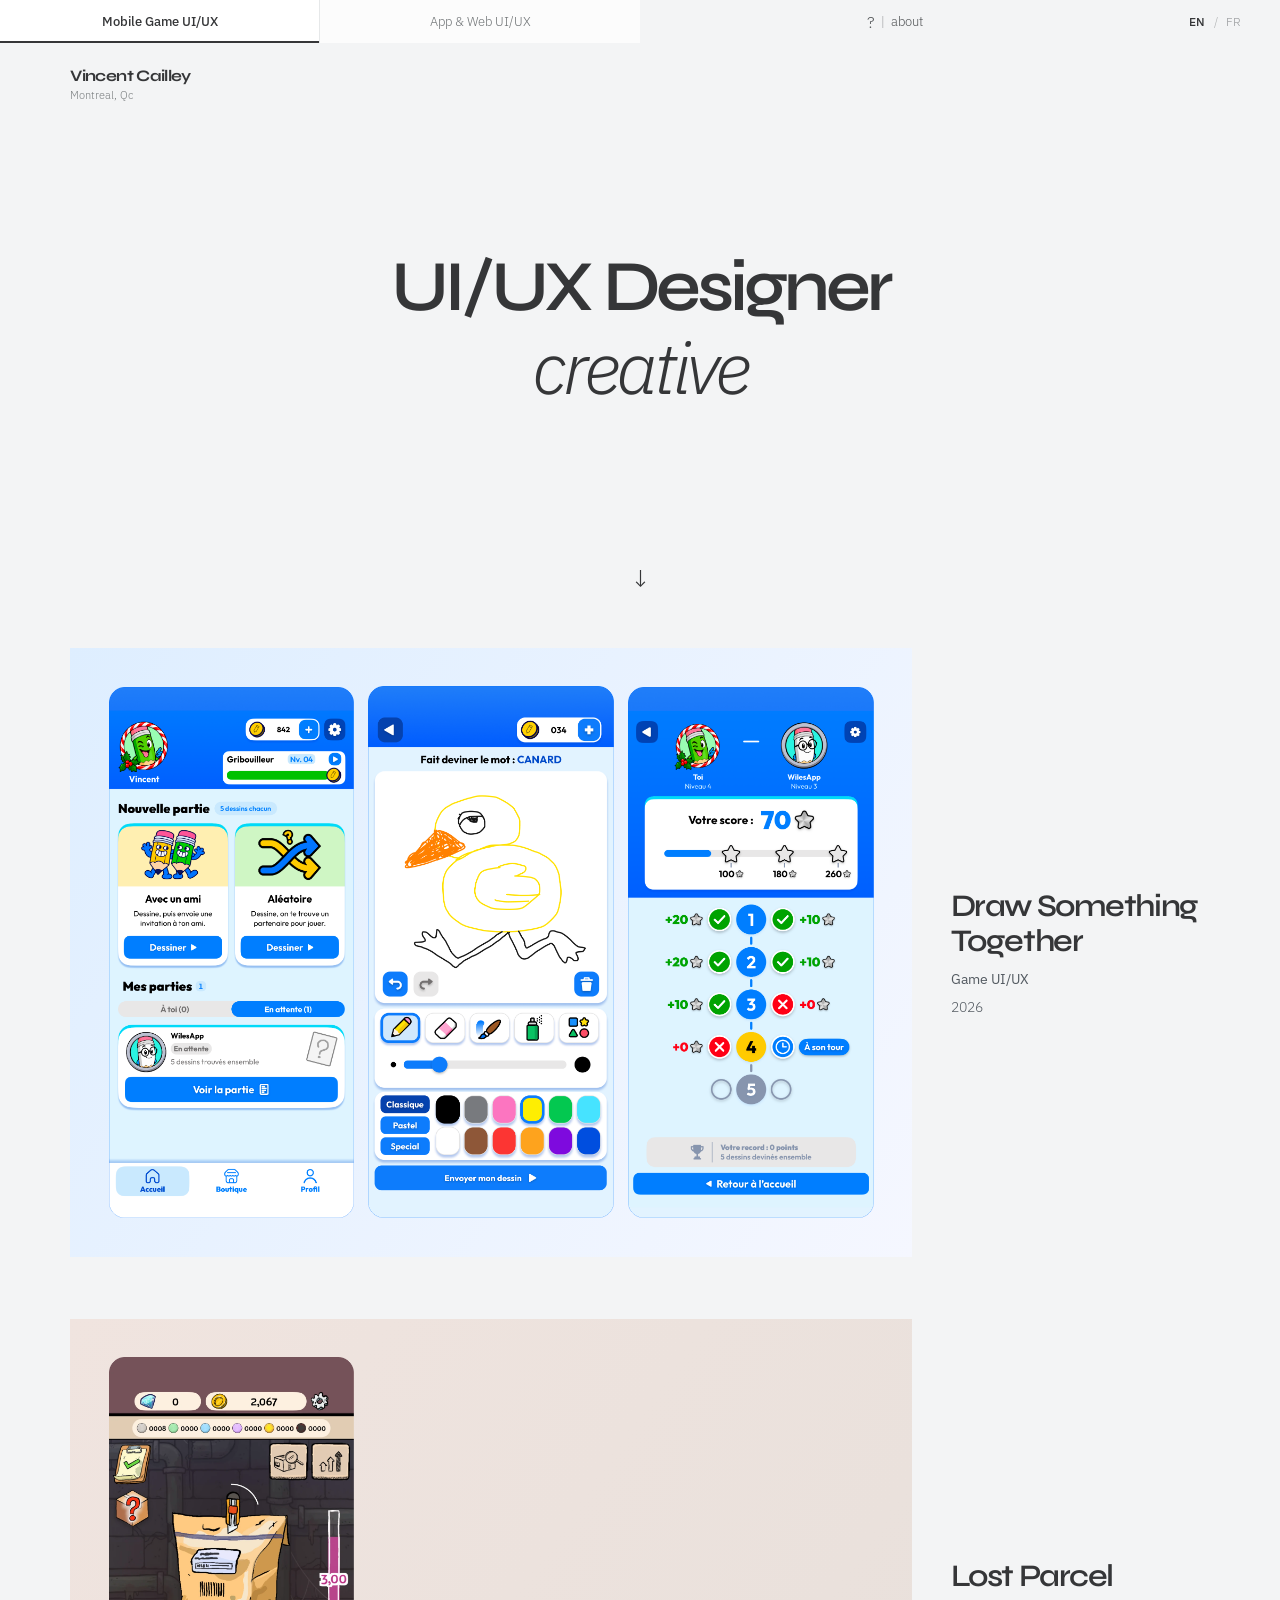
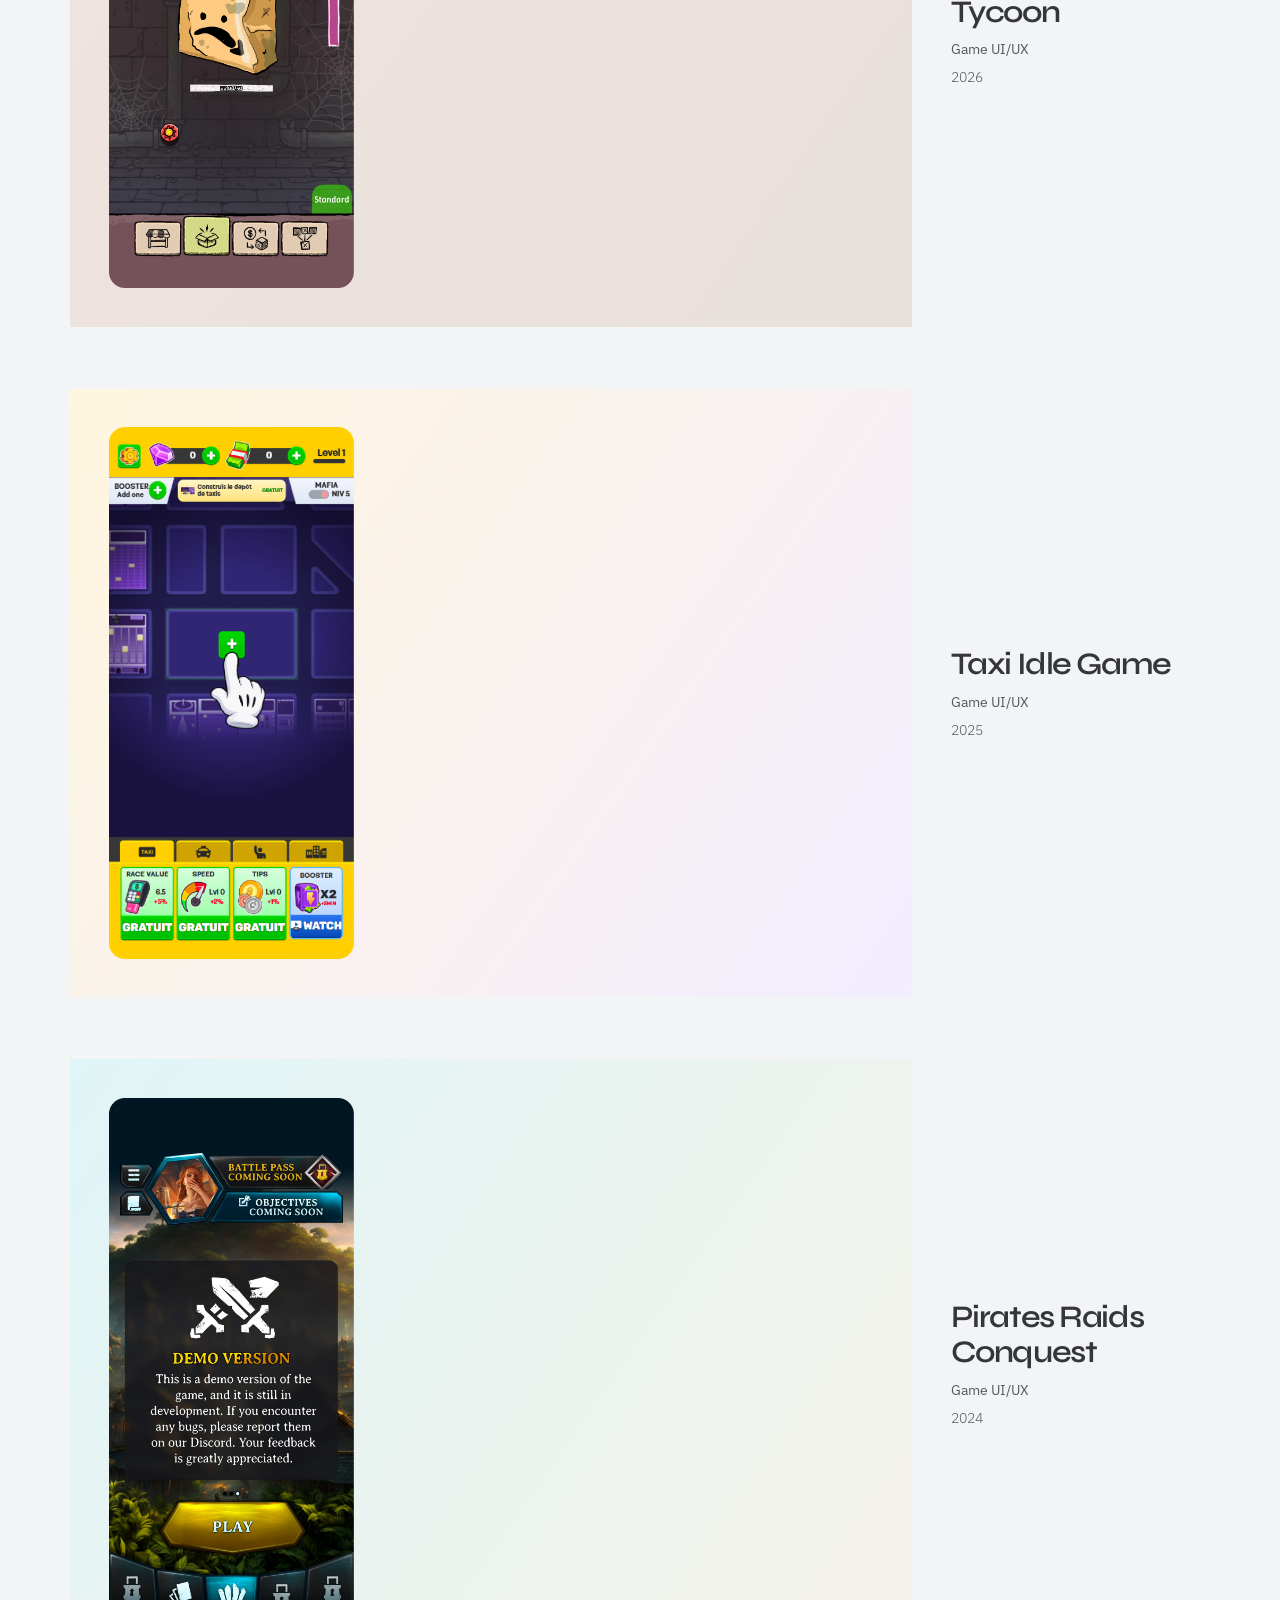
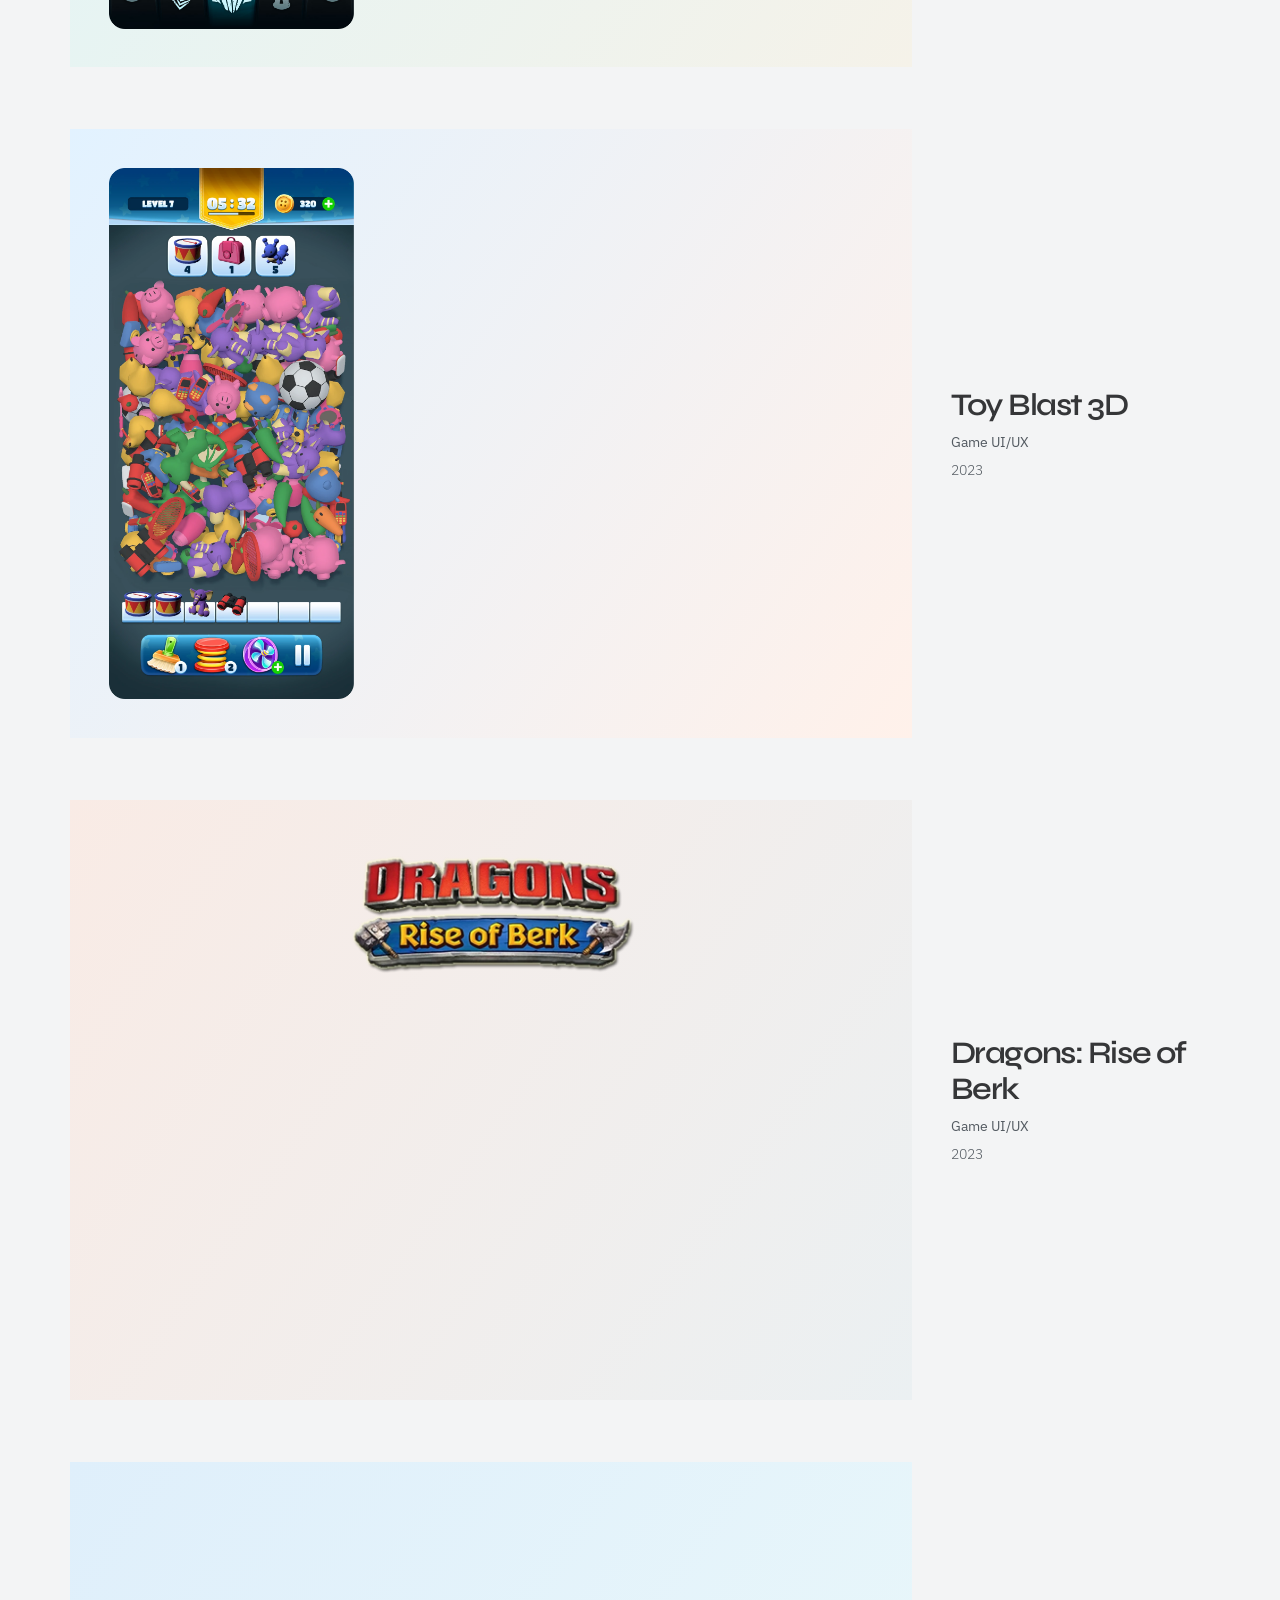
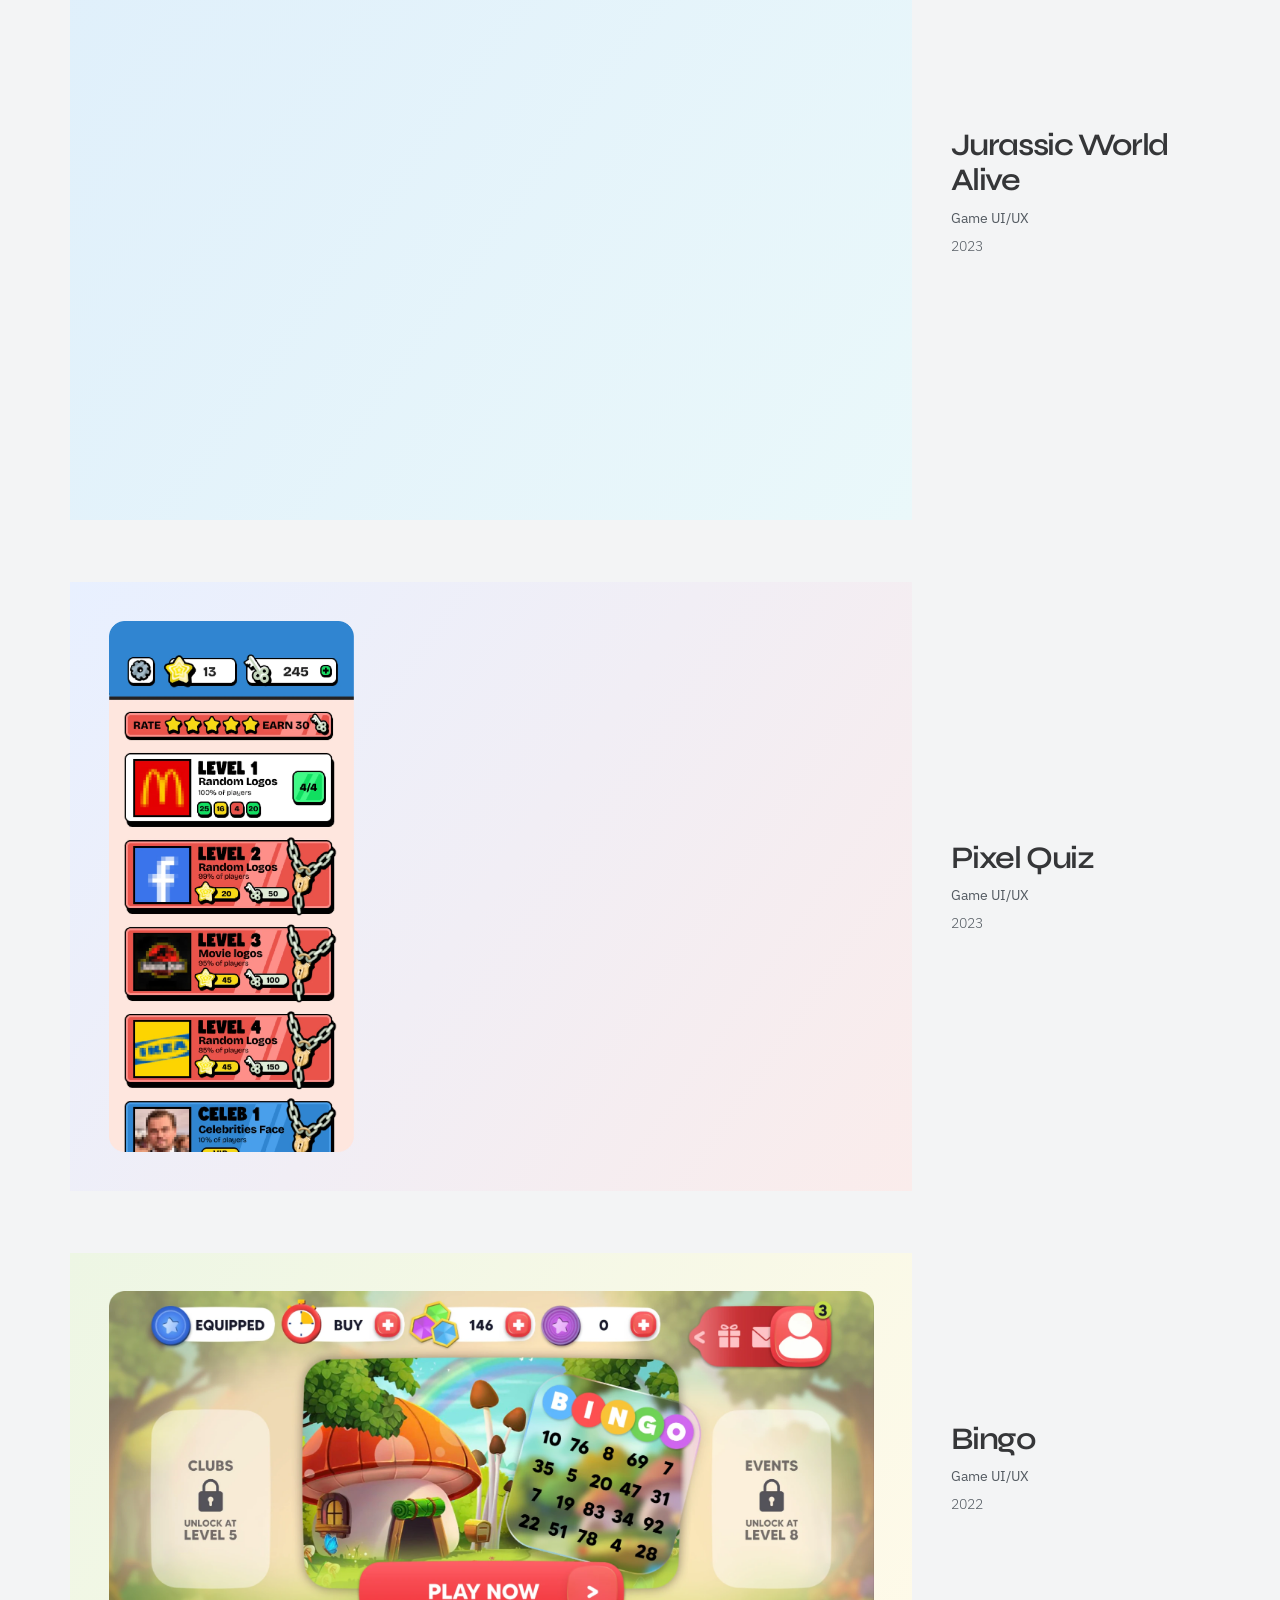
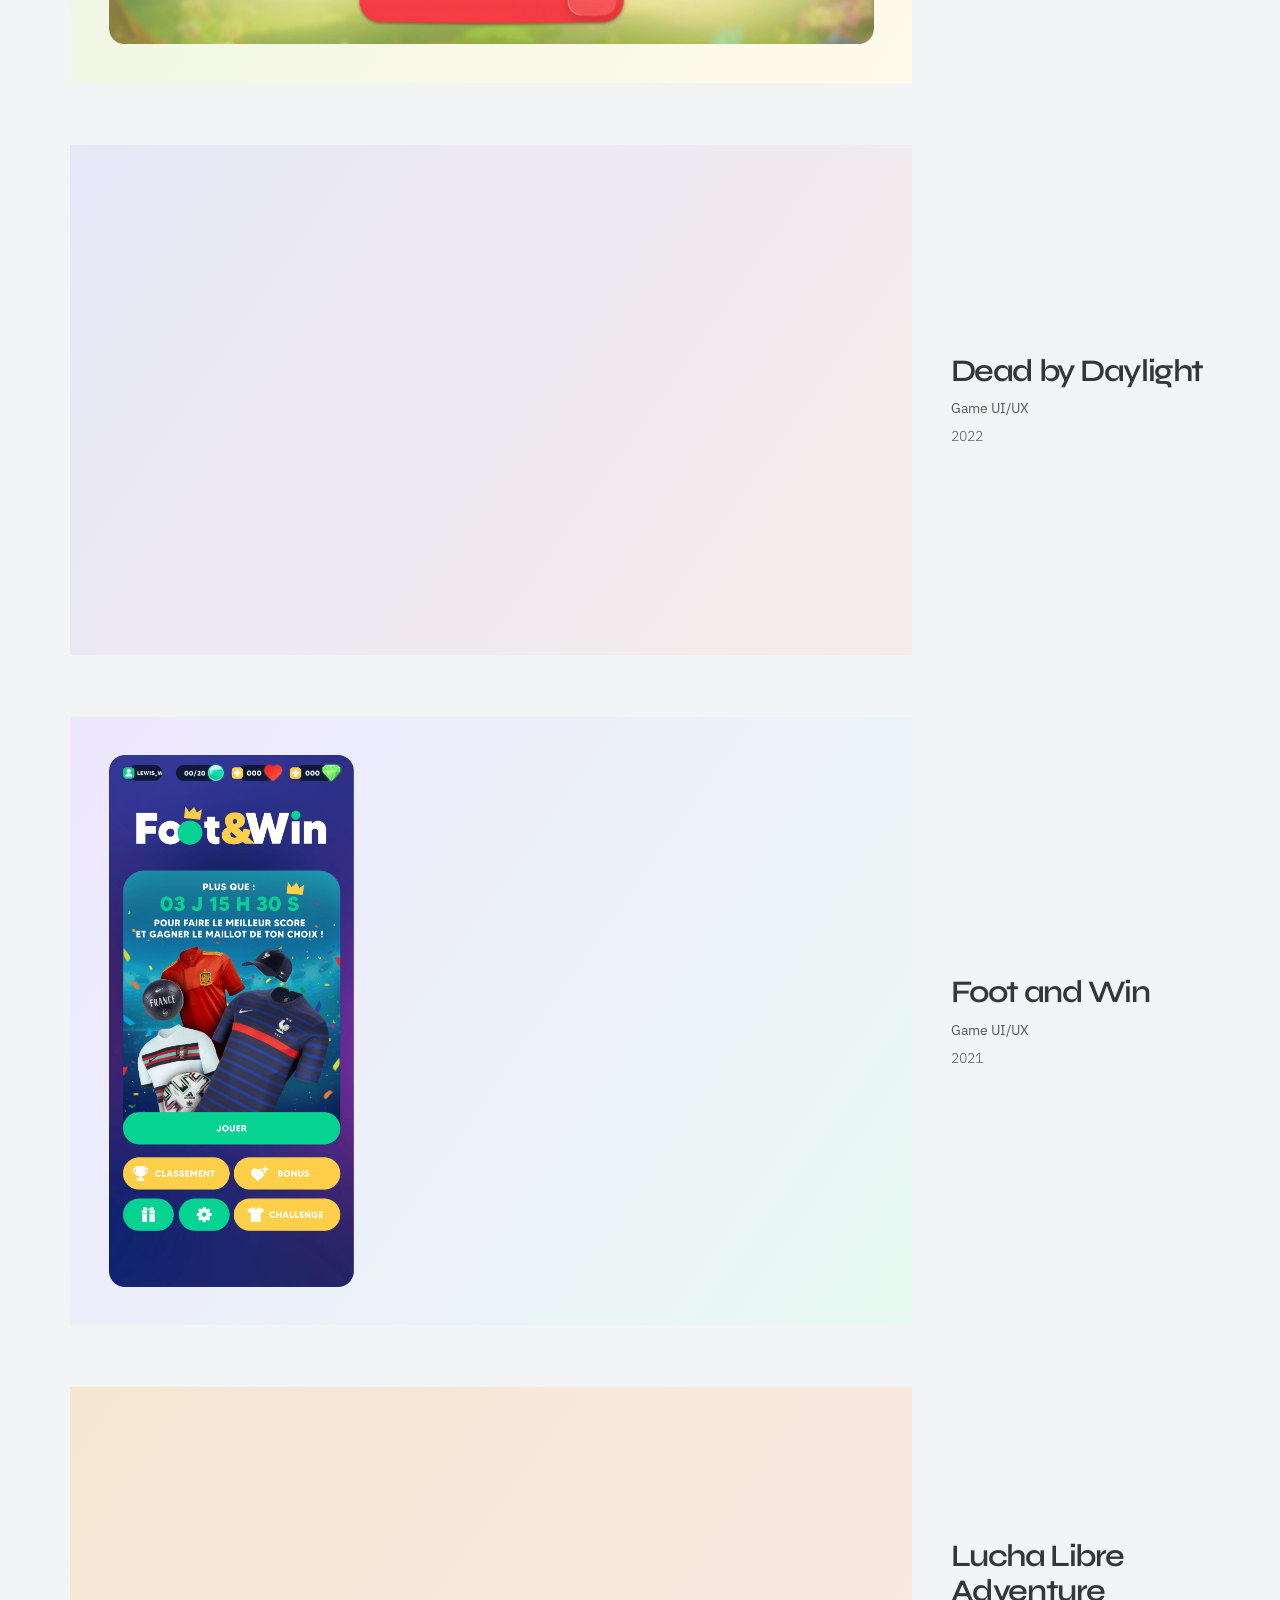
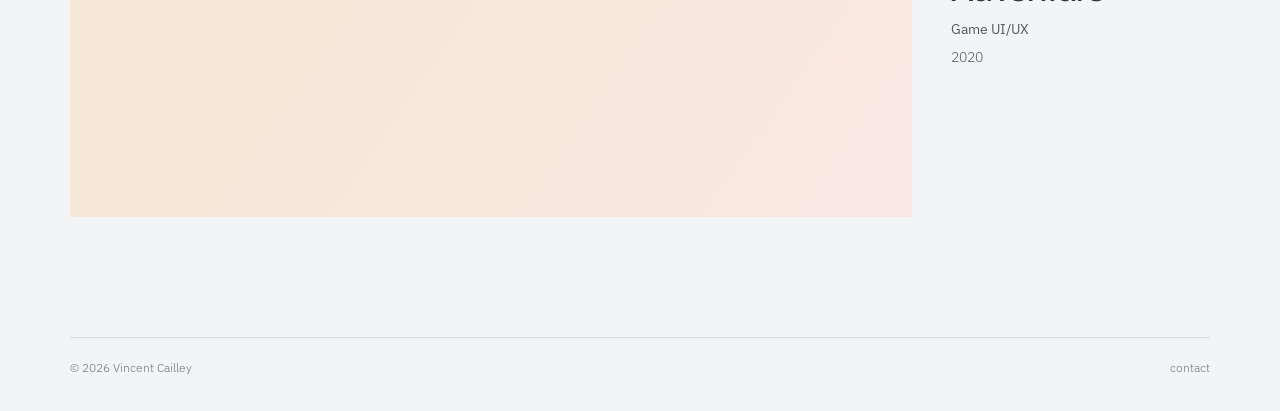
<file: index.html>
<!doctype html>
<html lang="en">
<head>
  <meta charset="utf-8">
  <meta name="viewport" content="width=device-width, initial-scale=1">
  <meta name="theme-color" content="#f3f4f5">
  <meta name="description" content="Vincent Cailley — UI/UX Designer. Games, apps, web and creative work.">
  <title>Vincent Cailley — Portfolio</title>
  <link rel="preconnect" href="https://fonts.googleapis.com">
  <link rel="preconnect" href="https://fonts.gstatic.com" crossorigin>
  <link href="https://fonts.googleapis.com/css2?family=Syne:wght@500;600;700&family=IBM+Plex+Sans:ital,wght@0,300;0,400;0,500;0,600;1,300;1,400&display=swap" rel="stylesheet">
  <link rel="stylesheet" href="/styles.css">
  <script src="/translations.js" defer></script>
  <script src="/projects.js" defer></script>
  <script src="/script.js" defer></script>
</head>
<body data-page="home">
  <a class="skip-link" href="#projects" data-i18n="skipProjects">Skip to projects</a>
  <header class="site-header" id="top">
    <nav class="top-nav" aria-label="Main navigation">
<div class="category-nav" aria-label="Project categories">
        <a class="category-link" data-category-link="game" href="/games/#projects">Mobile Game UI/UX</a>
        <a class="category-link" data-category-link="apps" href="/apps/#projects">App &amp; Web UI/UX</a>
      </div>
      <a class="nav-link nav-about" href="/about.html"><span class="nav-symbol" aria-hidden="true">?</span><span class="nav-separator">|</span><span data-i18n="aboutNav">about</span></a>
      <div class="lang-switch" role="group" aria-label="Language / Langue">
        <button type="button" class="lang-button is-active" data-language="en" aria-pressed="true">EN</button><span class="lang-divider">/</span><button type="button" class="lang-button" data-language="fr" aria-pressed="false">FR</button>
      </div>
    </nav>
    <a class="identity" href="/games/" aria-label="Vincent Cailley — home"><span class="identity-name">Vincent Cailley</span><span class="identity-location">Montreal, Qc</span></a>
  </header>

  <main>
    <section class="intro" aria-label="Introduction">
      <h1>UI/UX Designer<br><span data-i18n="homeCreative">creative</span></h1>
      <a class="down-indicator" href="#projects" aria-label="Scroll to projects"><span aria-hidden="true">↓</span></a>
    </section>
    <section class="portfolio" id="projects" aria-label="Projects">
      <div class="project-grid" id="project-grid"></div>
    </section>
  </main>
  <footer class="footer">
    <span>© <span id="year">2026</span> Vincent Cailley</span>
    <a href="mailto:vnce.graphiste@gmail.com" data-i18n="contactNav">contact</a>
  </footer>
</body>
</html>
</file>
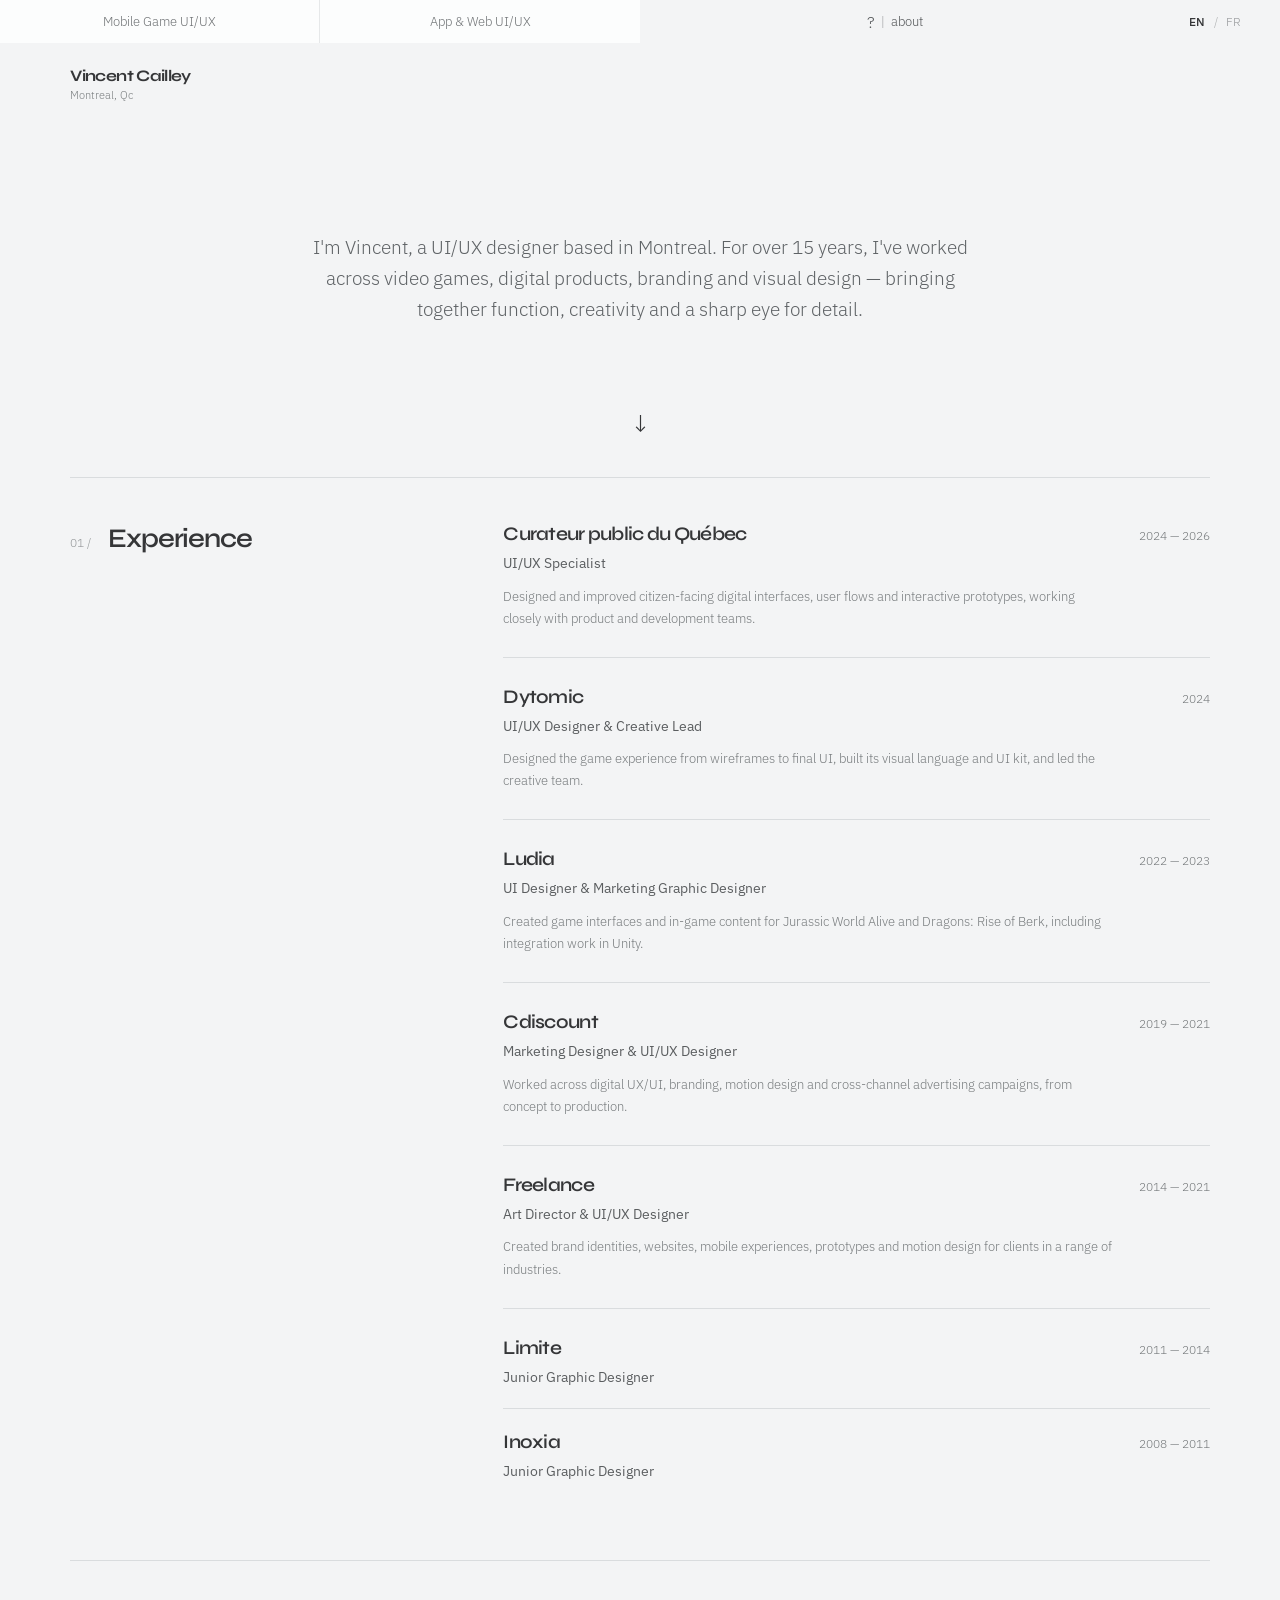
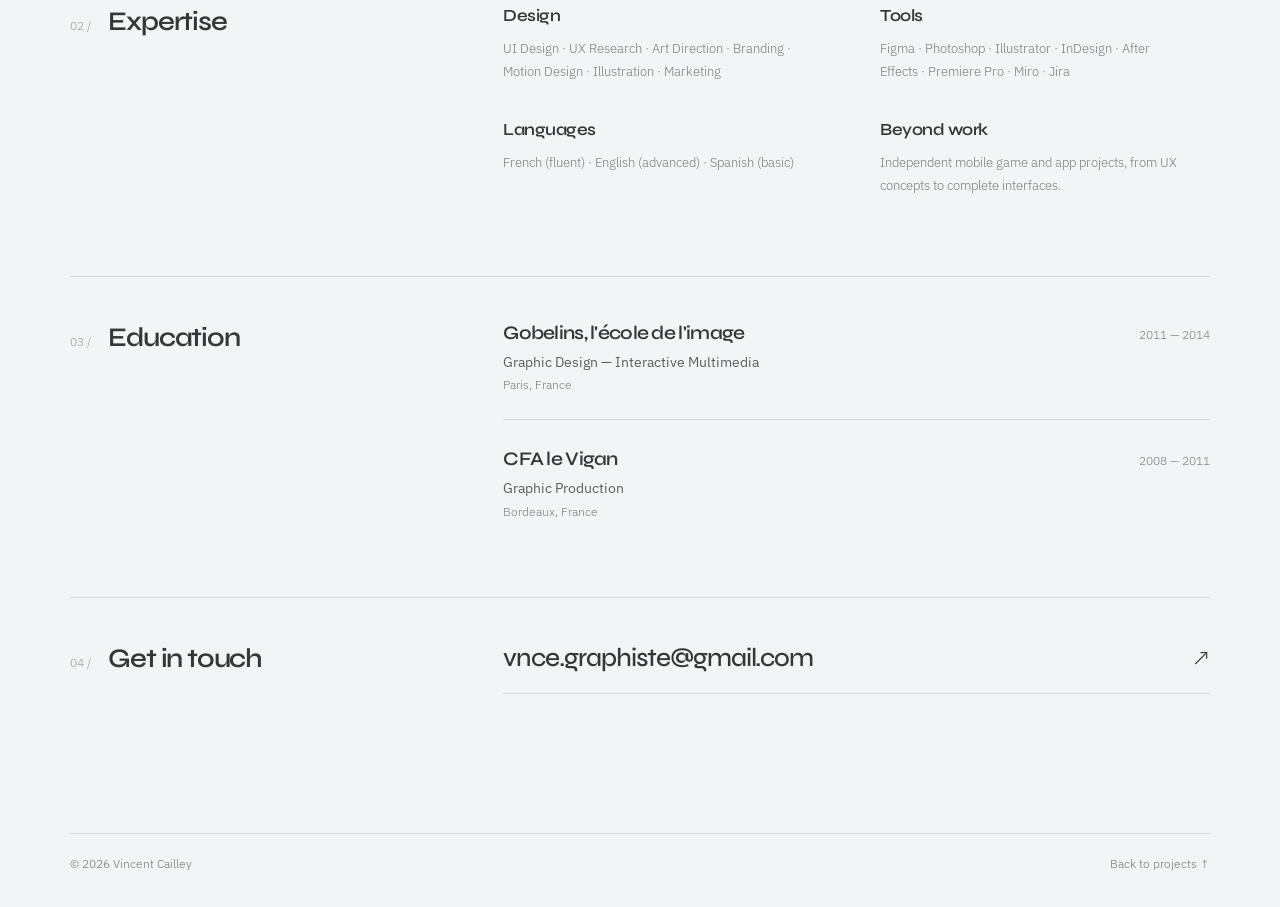
<file: about.html>
<!doctype html>
<html lang="en">
<head>
  <meta charset="utf-8">
  <meta name="viewport" content="width=device-width, initial-scale=1">
  <meta name="theme-color" content="#f3f4f5">
  <meta name="description" content="About Vincent Cailley — UI/UX designer based in Montréal, Canada.">
  <title>About — Vincent Cailley</title>
  <link rel="preconnect" href="https://fonts.googleapis.com">
  <link rel="preconnect" href="https://fonts.gstatic.com" crossorigin>
  <link href="https://fonts.googleapis.com/css2?family=Syne:wght@500;600;700&family=IBM+Plex+Sans:ital,wght@0,300;0,400;0,500;0,600;1,300;1,400&display=swap" rel="stylesheet">
  <link rel="stylesheet" href="/styles.css">
  <script src="/translations.js" defer></script>
  <script src="/script.js" defer></script>
</head>
<body data-page="about">
  <a class="skip-link" href="#about-content" data-i18n="skipContent">Skip to content</a>
  <header class="site-header" id="top">
    <nav class="top-nav" aria-label="Main navigation">
<div class="category-nav" aria-label="Project categories">
        <a class="category-link" data-category-link="game" href="/games/#projects">Mobile Game UI/UX</a>
        <a class="category-link" data-category-link="apps" href="/apps/#projects">App &amp; Web UI/UX</a>
      </div>
      <span class="nav-link nav-current" aria-current="page"><span class="nav-symbol" aria-hidden="true">?</span><span class="nav-separator">|</span><span data-i18n="aboutNav">about</span></span>
      <div class="lang-switch" role="group" aria-label="Language / Langue">
        <button type="button" class="lang-button is-active" data-language="en" aria-pressed="true">EN</button><span class="lang-divider">/</span><button type="button" class="lang-button" data-language="fr" aria-pressed="false">FR</button>
      </div>
    </nav>
    <a class="identity" href="/games/" aria-label="Vincent Cailley — home"><span class="identity-name">Vincent Cailley</span><span class="identity-location">Montreal, Qc</span></a>
  </header>

  <main id="about-content">
    <section class="about-hero">
      <div class="about-hero-inner">
        <p class="about-intro" data-i18n="aboutIntro">I'm Vincent, a UI/UX designer based in Montreal. For over 15 years, I've worked across video games, digital products, branding and visual design — bringing together function, creativity and a sharp eye for detail.</p>
      </div>
      <a href="#experience" class="about-down" aria-label="Scroll down">↓</a>
    </section>

    <div class="about-sections">
      <section class="about-section" id="experience" aria-labelledby="experience-heading">
        <div class="section-index"><span>01 /</span> <h2 id="experience-heading" data-i18n="experienceTitle">Experience</h2></div>
        <div class="section-main">
          <article class="resume-item">
            <div class="resume-item-top"><h3>Curateur public du Québec</h3><span data-i18n="dateCurateur">2024 — 2026</span></div>
            <p class="resume-role" data-i18n="roleCurateur">UI/UX Specialist</p>
            <p class="resume-summary" data-i18n="descCurateur">Designed and improved citizen-facing digital interfaces, user flows and interactive prototypes, working closely with product and development teams.</p>
          </article>
          <article class="resume-item">
            <div class="resume-item-top"><h3>Dytomic</h3><span>2024</span></div>
            <p class="resume-role" data-i18n="roleDytomic">UI/UX Designer &amp; Creative Lead</p>
            <p class="resume-summary" data-i18n="descDytomic">Designed the game experience from wireframes to final UI, built its visual language and UI kit, and led the creative team.</p>
          </article>
          <article class="resume-item">
            <div class="resume-item-top"><h3>Ludia</h3><span>2022 — 2023</span></div>
            <p class="resume-role" data-i18n="roleLudia">UI Designer &amp; Marketing Graphic Designer</p>
            <p class="resume-summary" data-i18n="descLudia">Created game interfaces and in-game content for Jurassic World Alive and Dragons: Rise of Berk, including integration work in Unity.</p>
          </article>
          <article class="resume-item">
            <div class="resume-item-top"><h3>Cdiscount</h3><span>2019 — 2021</span></div>
            <p class="resume-role" data-i18n="roleCdiscount">Marketing Designer &amp; UI/UX Designer</p>
            <p class="resume-summary" data-i18n="descCdiscount">Worked across digital UX/UI, branding, motion design and cross-channel advertising campaigns, from concept to production.</p>
          </article>
          <article class="resume-item">
            <div class="resume-item-top"><h3 data-i18n="freelance">Freelance</h3><span>2014 — 2021</span></div>
            <p class="resume-role" data-i18n="roleFreelance">Art Director &amp; UI/UX Designer</p>
            <p class="resume-summary" data-i18n="descFreelance">Created brand identities, websites, mobile experiences, prototypes and motion design for clients in a range of industries.</p>
          </article>
          <article class="resume-item resume-item-compact">
            <div class="resume-item-top"><h3>Limite</h3><span>2011 — 2014</span></div>
            <p class="resume-role" data-i18n="roleLimite">Junior Graphic Designer</p>
          </article>
          <article class="resume-item resume-item-compact">
            <div class="resume-item-top"><h3>Inoxia</h3><span>2008 — 2011</span></div>
            <p class="resume-role" data-i18n="roleInoxia">Junior Graphic Designer</p>
          </article>
        </div>
      </section>

      <section class="about-section" id="expertise" aria-labelledby="expertise-heading">
        <div class="section-index"><span>02 /</span> <h2 id="expertise-heading" data-i18n="expertiseTitle">Expertise</h2></div>
        <div class="section-main expertise-grid">
          <div><h3 class="detail-heading" data-i18n="designTitle">Design</h3><p data-i18n="designSkills">UI Design · UX Research · Art Direction · Branding · Motion Design · Illustration · Marketing</p></div>
          <div><h3 class="detail-heading" data-i18n="toolsTitle">Tools</h3><p>Figma · Photoshop · Illustrator · InDesign · After Effects · Premiere Pro · Miro · Jira</p></div>
          <div><h3 class="detail-heading" data-i18n="languagesTitle">Languages</h3><p data-i18n="languagesDesc">French (fluent) · English (advanced) · Spanish (basic)</p></div>
          <div><h3 class="detail-heading" data-i18n="independentTitle">Beyond work</h3><p data-i18n="independentDesc">Independent mobile game and app projects, from UX concepts to complete interfaces.</p></div>
        </div>
      </section>

      <section class="about-section" id="education" aria-labelledby="education-heading">
        <div class="section-index"><span>03 /</span> <h2 id="education-heading" data-i18n="educationTitle">Education</h2></div>
        <div class="section-main">
          <article class="resume-item">
            <div class="resume-item-top"><h3>Gobelins, l'école de l'image</h3><span>2011 — 2014</span></div>
            <p class="resume-role" data-i18n="gobelinsDesc">Graphic Design — Interactive Multimedia</p>
            <p class="school-location" data-i18n="gobelinsLocation">Paris, France</p>
          </article>
          <article class="resume-item">
            <div class="resume-item-top"><h3>CFA le Vigan</h3><span>2008 — 2011</span></div>
            <p class="resume-role" data-i18n="viganDesc">Graphic Production</p>
            <p class="school-location" data-i18n="viganLocation">Bordeaux, France</p>
          </article>
        </div>
      </section>

      <section class="about-section about-contact" id="contact" aria-labelledby="contact-heading">
        <div class="section-index"><span>04 /</span> <h2 id="contact-heading" data-i18n="contactTitle">Get in touch</h2></div>
        <div class="section-main">
          <a class="contact-link" href="mailto:vnce.graphiste@gmail.com">vnce.graphiste@gmail.com <span aria-hidden="true">↗</span></a>
        </div>
      </section>
    </div>
  </main>

  <footer class="footer">
    <span>© <span id="year">2026</span> Vincent Cailley</span>
    <a href="/games/#projects" data-i18n="backProjects">Back to projects ↑</a>
  </footer>
</body>
</html>
</file>
<file: styles.css>
:root {
  color-scheme:light;
  --bg:#f3f4f5;
  --ink:#353638;
  --muted:#777b7d;
  --rule:#d9dcde;
  --white:#fff;
  --font-title:'Syne', 'Arial', sans-serif;
  --font-body:'IBM Plex Sans', 'Helvetica Neue', sans-serif;
}
*{box-sizing:border-box}
html{scroll-behavior:smooth}
body{margin:0;background:var(--bg);color:var(--ink);font-family:var(--font-body);-webkit-font-smoothing:antialiased}
a{color:inherit;text-decoration:none}
button{font:inherit}
button:focus-visible,a:focus-visible{outline:2px solid var(--ink);outline-offset:4px}
.skip-link{position:absolute;z-index:100;top:-80px;left:16px;background:white;padding:10px}
.skip-link:focus{top:16px}
.site-header{position:absolute;z-index:10;top:0;left:0;width:100%}
.top-nav{height:43px;display:grid;grid-template-columns:minmax(0,640px) minmax(0,1fr) 130px;font-size:13px;font-weight:300;color:#515456}
.top-nav>*{min-width:0}
.nav-link{min-height:43px;width:100%;display:flex;align-items:center;justify-content:center;gap:6px;color:inherit}
.nav-link:hover{text-decoration:underline;text-underline-offset:4px}
/* Two project-category links lead to the same gallery with a selected filter. */
.category-nav{display:grid;grid-template-columns:repeat(2,minmax(0,1fr));height:43px;background:rgba(255,255,255,.76)}
.category-link{display:flex;align-items:center;justify-content:center;min-width:0;gap:4px;padding:0 12px;border-right:1px solid #e6e8e9;color:#6f7375;font-size:13px;font-weight:300;white-space:nowrap;transition:background .15s,color .15s}
.category-link:last-child{border-right:0}
.category-link:hover,.category-link.is-active{background:#fff;color:var(--ink)}
.category-link.is-active{font-weight:500;box-shadow:inset 0 -2px 0 var(--ink)}
.nav-current{cursor:default}
.nav-symbol{font-size:16px;line-height:1}
.nav-separator{color:#a0a2a5}
.lang-switch{height:43px;display:flex;align-items:center;justify-content:center;gap:7px}
.lang-button{padding:5px 1px;background:none;border:0;cursor:pointer;font-size:12px;letter-spacing:.015em;color:#95989a;font-weight:300}
.lang-button.is-active{font-weight:500;color:var(--ink)}
.lang-button:hover{color:var(--ink)}
.lang-divider{color:#aeb0b2;font-size:12px}
.identity{display:inline-flex;flex-direction:column;align-items:flex-start;gap:4px;margin:24px 0 0 5.5%}
.identity-name{font-family:var(--font-title);font-size:16px;letter-spacing:-.04em;font-weight:700;line-height:1.15}
.identity-location{font-size:11px;color:var(--muted);line-height:1.1;font-weight:300}
/* Portfolio */
.intro{position:relative;min-height:72vh;min-height:72svh;display:flex;align-items:center;justify-content:center;padding:115px 20px 105px;text-align:center}
.intro h1{font-family:var(--font-title);font-size:clamp(42px,5.6vw,94px);font-weight:600;line-height:1.12;letter-spacing:-.06em;margin:0}
.intro h1 span{font-family:var(--font-body);font-weight:300;letter-spacing:-.06em;font-style:italic}
.down-indicator{position:absolute;bottom:9%;left:50%;transform:translateX(-50%);font-size:24px;font-weight:300;line-height:1;animation:nudge 2.2s ease-in-out infinite}
@keyframes nudge{0%,100%{transform:translate(-50%,0)}50%{transform:translate(-50%,6px)}}
.portfolio{padding:0 5.5% 120px;scroll-margin-top:50px}
.project-grid{display:grid;grid-template-columns:repeat(2,minmax(0,1fr));gap:62px 26px;grid-auto-flow:dense}
.project-card{min-width:0}
.project-image{aspect-ratio:4/3;background:var(--white);overflow:hidden;border-radius:24px}
.project-image img{width:100%;height:100%;display:block;object-fit:cover}
.project-info{display:grid;grid-template-columns:1fr auto;align-items:baseline;column-gap:10px;row-gap:2px;margin-top:15px}
.project-info h2{margin:0;font-family:var(--font-title);font-size:clamp(14px,1.25vw,19px);font-weight:600;letter-spacing:-.035em}
.project-info p{grid-column:1;margin:0;color:var(--muted);font-size:13px;font-weight:300}
.project-info time{grid-column:2;grid-row:1;align-self:baseline;font-size:13px;font-weight:300;color:var(--muted)}
/* Featured game projects: a single colored panel, large unframed screenshots,
   and a right-side information column on wide screens. */
.project-card--featured{
  grid-column:1/-1;
  --project-accent:#e8f0f9;
  display:grid;
  grid-template-columns:minmax(0,3.25fr) minmax(220px,1fr);
  grid-template-areas:"visual details";
  gap:clamp(22px,3vw,56px);
  align-items:center;
}
.project-visual-panel{
  grid-area:visual;
  min-width:0;
  padding:clamp(22px,3vw,42px);
  border-radius:0;
  background:linear-gradient(125deg,var(--project-gradient-from,#EAF2F8) 0%,var(--project-gradient-to,#F8FAFD) 100%);
}
.project-featured-header{
  grid-area:details;
  align-self:center;
  min-width:0;
}
.project-card--featured .project-info{
  display:flex;
  flex-direction:column;
  align-items:flex-start;
  gap:10px;
  margin:0;
}
.project-card--featured .project-info h2{
  font-size:clamp(28px,2.45vw,44px);
  line-height:1.13;
  font-weight:600;
  letter-spacing:-.045em;
  overflow-wrap:anywhere;
}
.project-card--featured .project-info p{
  grid-column:auto;
  color:#535a61;
  font-size:14px;
  font-weight:400;
}
.project-card--featured .project-info time{
  grid-column:auto;
  grid-row:auto;
  color:#535a61;
  font-size:14px;
  font-weight:300;
}
.project-gallery{
  display:grid;
  grid-template-columns:repeat(3,minmax(0,1fr));
  gap:clamp(8px,1.1vw,20px);
  align-items:center;
  min-width:0;
}
.project-mobile-intro,
.project-mobile-gallery{display:none}
.screen-frame{margin:0;padding:0;min-width:0;align-self:center;background:transparent;border:0;border-radius:0;box-shadow:none}
.screen-frame img{display:block;width:100%;height:auto;border:0;border-radius:0;background:transparent;box-shadow:none;vertical-align:top}
.project-mobile-intro .project-info{margin:0}
.project-mobile-intro .project-info h2{font-size:clamp(23px,6vw,31px);line-height:1.12}
.project-mobile-intro .project-info p,
.project-mobile-intro .project-info time{font-size:13px;color:#535a61}
.project-card--equal-height .project-gallery{align-items:stretch}
.project-card--equal-height .project-gallery .screen-frame{display:flex;align-items:center;justify-content:center;height:100%}
.project-card--equal-height .project-gallery .screen-frame img{width:100%;height:100%;object-fit:contain}
.project-card--equal-height .project-mobile-gallery{align-items:stretch}
.project-card--equal-height .project-mobile-gallery .screen-frame,
.project-card--equal-height .project-mobile-intro .screen-frame--mobile-feature{display:flex;align-items:center;justify-content:center;height:100%}
.project-card--equal-height .project-mobile-gallery .screen-frame img,
.project-card--equal-height .project-mobile-intro .screen-frame--mobile-feature img{width:100%;height:100%;object-fit:contain}

/* Additional screenshot arrangements keep each original composition intact. */
.project-gallery--landscape,
.project-gallery--landscape-logo{grid-template-columns:minmax(0,1fr)}
.project-gallery--duo-logo{grid-template-columns:minmax(0,1fr) minmax(0,.74fr) minmax(0,1fr);align-items:center}
.screen-frame--logo{display:flex;justify-content:center;align-items:center}
.project-gallery--duo-logo .screen-frame--logo img{width:100%;max-height:230px;object-fit:contain}
.project-gallery--landscape-logo .screen-frame--logo{width:min(52%,380px);justify-self:center}
.project-gallery--landscape-logo .screen-frame--logo img{width:100%;max-height:150px;object-fit:contain}
.project-gallery--landscape-logo{gap:20px}
@media(max-width:1080px){
  .project-card--featured{
    grid-template-columns:1fr;
    grid-template-areas:"details" "visual";
    gap:23px;
  }
  .project-card--featured .project-info{gap:5px}
  .project-card--featured .project-info h2{font-size:clamp(23px,4vw,36px)}
}
/* About */
.about-hero{position:relative;min-height:53svh;display:flex;align-items:center;justify-content:center;padding:160px 25px 80px;text-align:center}
.about-hero-inner{width:100%;max-width:810px;margin:auto}
.about-intro{font-size:clamp(16px,1.48vw,19px);font-weight:300;line-height:1.65;color:#5e6265;max-width:700px;margin:0 auto}
.about-down{position:absolute;bottom:8%;left:50%;transform:translateX(-50%);font-size:24px;font-weight:300;animation:nudge 2.2s ease-in-out infinite}
.about-sections{margin:0 auto 100px;max-width:1320px;padding:0 5.5%}
.about-section{display:grid;grid-template-columns:31% minmax(0,1fr);column-gap:7%;padding:44px 0 78px;border-top:1px solid var(--rule);scroll-margin-top:60px}
.section-index{display:flex;align-items:baseline;gap:17px;align-self:start;position:sticky;top:28px}
.section-index>span{font-size:12px;font-weight:300;color:#95989a;white-space:nowrap}
.section-index h2{font-family:var(--font-title);font-size:clamp(21px,2.1vw,30px);font-weight:600;letter-spacing:-.045em;margin:0}
.section-main{min-width:0}
.resume-item{padding:0 0 27px;margin:0 0 27px;border-bottom:1px solid var(--rule)}
.resume-item:last-child{border-bottom:0;margin-bottom:0;padding-bottom:0}
.resume-item-top{display:flex;align-items:baseline;justify-content:space-between;gap:15px}
.resume-item-top h3{font-family:var(--font-title);font-size:clamp(16px,1.5vw,20px);font-weight:600;letter-spacing:-.037em;line-height:1.3;margin:0}
.resume-item-top>span{font-size:12px;color:var(--muted);font-weight:300;white-space:nowrap}
.resume-role{font-size:14px;color:#5b5e60;font-weight:400;line-height:1.4;margin:7px 0 0}
.resume-summary{color:var(--muted);font-size:13px;line-height:1.7;font-weight:300;margin:12px 0 0;max-width:610px}
.resume-item-compact{padding-bottom:21px;margin-bottom:21px}
.expertise-grid{display:grid;grid-template-columns:repeat(2,minmax(0,1fr));column-gap:48px;row-gap:36px}
.detail-heading{font-family:var(--font-title);font-size:17px;font-weight:600;letter-spacing:-.03em;margin:0 0 12px}
.expertise-grid p{font-size:13px;font-weight:300;color:var(--muted);line-height:1.75;margin:0;max-width:300px}
.school-location{font-size:12px;color:var(--muted);font-weight:300;margin:5px 0 0}
.about-contact{padding-bottom:20px}
.contact-link{display:flex;align-items:center;justify-content:space-between;gap:16px;border-bottom:1px solid var(--rule);font-family:var(--font-title);font-weight:500;font-size:clamp(17px,2.05vw,26px);letter-spacing:-.04em;padding:0 0 19px;margin-bottom:19px;overflow-wrap:anywhere}
.contact-link:hover{color:#7b7e80}
.contact-link span{font-family:var(--font-body);font-size:24px;font-weight:300;flex-shrink:0}
.footer{border-top:1px solid var(--rule);margin:0 5.5%;padding:22px 0 36px;display:flex;align-items:center;justify-content:space-between;gap:15px;font-size:12px;color:#707477;font-weight:300}
.footer a:hover{text-decoration:underline;text-underline-offset:3px}
@media(max-width:760px){
  .top-nav{grid-template-columns:minmax(0,1fr) 85px 76px}
  .category-link{padding:0 6px;font-size:11.5px}
  .identity{margin:22px 0 0 5%}
  .identity-name{font-size:14px}
  .intro{min-height:68svh;padding:123px 24px 100px}
  .intro h1{font-size:clamp(36px,8.2vw,65px)}
  .down-indicator{bottom:8%}
  .portfolio{padding:0 5% 80px}
  .project-grid{grid-template-columns:1fr;gap:42px}
  .project-card--featured{gap:19px}
  .project-visual-panel{padding:18px;border-radius:0}
  .project-gallery{grid-template-columns:1fr;gap:14px}
  .project-gallery--duo-logo,.project-gallery--landscape,.project-gallery--landscape-logo{grid-template-columns:1fr}
  .project-gallery--duo-logo .screen-frame--logo{order:-1;padding:4px 0 10px}
  .project-gallery--duo-logo .screen-frame--logo img{width:min(65%,240px)}
  .project-gallery--landscape-logo .screen-frame--logo{width:min(65%,260px)}
  .project-gallery--landscape img,.project-gallery--landscape-logo img{width:100%;height:auto}

  .project-card--mobile-composed{grid-template-columns:1fr;grid-template-areas:"visual";gap:0}
  .project-card--mobile-composed .project-featured-header{display:none}
  .project-card--mobile-composed .project-gallery{display:none}
  .project-card--mobile-composed .project-mobile-intro{display:grid;grid-template-columns:repeat(2,minmax(0,1fr));gap:14px;align-items:center;margin-bottom:14px}
  .project-card--mobile-composed .project-mobile-intro--logo-left{grid-template-columns:minmax(112px,38%) minmax(0,1fr)}
  .project-card--mobile-composed .project-mobile-intro--title-only{grid-template-columns:1fr;gap:0;margin-bottom:14px}
  .project-card--mobile-composed .project-mobile-intro .project-info{align-self:center;display:flex;flex-direction:column;justify-content:center;margin:0;height:100%}
  .project-card--mobile-composed .screen-frame--mobile-feature{display:flex;justify-content:center;align-items:center;height:100%}
  .project-card--mobile-composed .screen-frame--mobile-feature img{width:100%;height:auto}
  .project-card--mobile-composed .screen-frame--mobile-feature.screen-frame--logo{align-items:center}
  .project-card--mobile-composed .screen-frame--mobile-feature.screen-frame--logo img{width:min(100%,240px);object-fit:contain}
  .project-card--mobile-composed .project-mobile-gallery{display:grid;grid-template-columns:repeat(2,minmax(0,1fr));gap:14px;align-items:center}
  .project-card--mobile-composed .project-mobile-gallery--single{grid-template-columns:1fr}
  .project-card--mobile-panel-title .project-mobile-intro .project-info{display:flex;flex-direction:column;align-items:flex-start;gap:8px}
  .project-card--mobile-panel-title .project-mobile-intro .project-info h2{font-size:clamp(23px,6vw,31px);line-height:1.12}
  .project-card--mobile-panel-title .project-mobile-intro .project-info p,
  .project-card--mobile-panel-title .project-mobile-intro .project-info time{font-size:13px;color:#535a61}
  .project-card--mobile-panel-title .project-gallery{display:grid;grid-template-columns:1fr;gap:14px}

  .project-card--featured .project-info h2{font-size:clamp(23px,6vw,31px)}
  .project-info h2{font-size:17px}
  .about-hero{min-height:46svh;padding:151px 8% 70px}
  .about-intro{font-size:15px;margin-top:0;line-height:1.65}
  .about-sections{padding:0 5%;margin-bottom:70px}
  .about-section{grid-template-columns:1fr;gap:32px;padding:28px 0 55px}
  .section-index{position:static}
  .section-index h2{font-size:23px}
  .resume-item-top h3{font-size:17px}
  .expertise-grid{grid-template-columns:1fr 1fr;gap:30px}
  .footer{margin:0 5%;padding-bottom:28px}
}
@media(max-width:420px){
  .top-nav{font-size:12px;grid-template-columns:minmax(0,1fr) 77px 62px}
  .nav-about{font-size:11px;white-space:nowrap;gap:3px}
  .category-link{font-size:10.5px;padding:0 4px}
  .lang-switch{gap:5px}
  .resume-item-top{align-items:start}
  .resume-item-top>span{font-size:11px}
  .resume-role{font-size:13px}
  .expertise-grid{grid-template-columns:1fr;gap:26px}
  .contact-link{font-size:17px}
}
@media(prefers-reduced-motion:reduce){html{scroll-behavior:auto}.down-indicator,.about-down{animation:none}}
</file>
